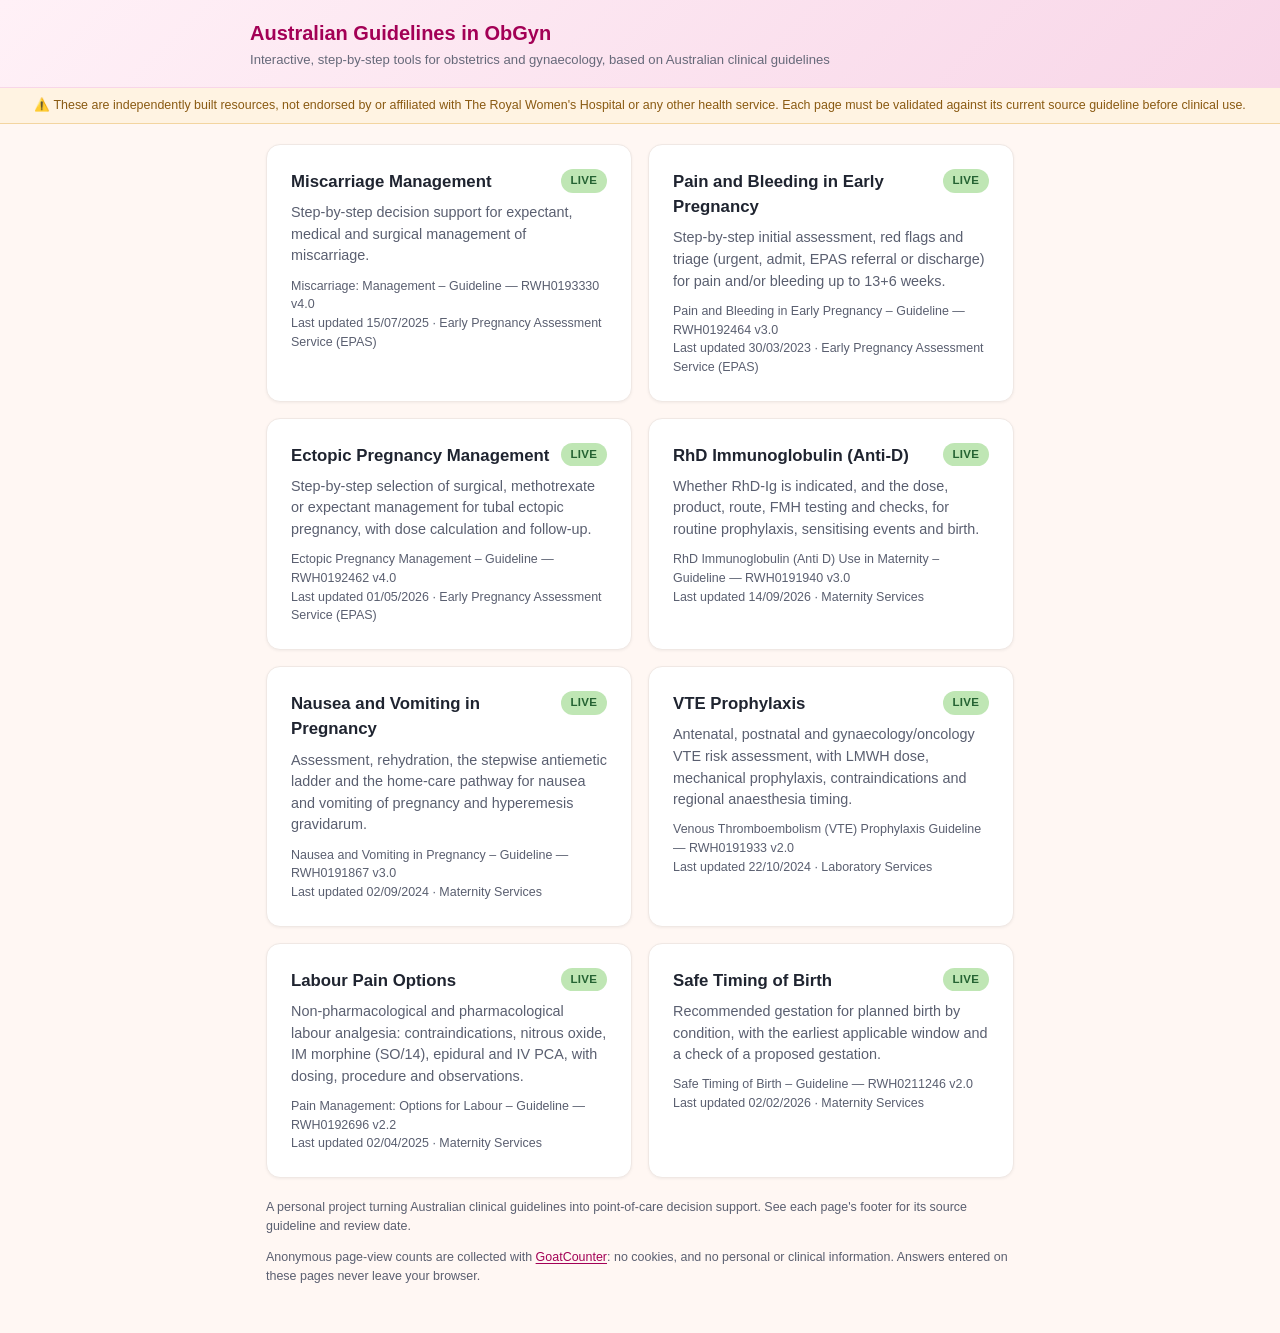
<file: index.html>
<!doctype html>
<html lang="en">
<head>
<meta charset="UTF-8">
<meta name="viewport" content="width=device-width, initial-scale=1, maximum-scale=5">
<title>Australian Guidelines in ObGyn</title>
<meta name="description" content="Interactive, step-by-step tools for obstetrics and gynaecology, based on Australian clinical guidelines.">
<link rel="stylesheet" href="assets/shared.css?v=4">
<link rel="stylesheet" href="styles.css?v=1">
<link rel="icon" href="data:image/svg+xml,<svg xmlns=%22http://www.w3.org/2000/svg%22 viewBox=%220 0 100 100%22><text y=%22.9em%22 font-size=%2290%22>🩺</text></svg>">
</head>
<body>
<header class="site-header">
  <div class="header-inner">
    <div class="brand">
      <div>
        <h1>Australian Guidelines in ObGyn</h1>
        <p class="subtitle">Interactive, step-by-step tools for obstetrics and gynaecology, based on Australian clinical guidelines</p>
      </div>
    </div>
  </div>
</header>

<div class="disclaimer-bar">
  ⚠️ These are independently built resources, not endorsed by or affiliated with The Royal Women's Hospital or any other health service. Each page must be validated against its current source guideline before clinical use.
</div>

<main class="app-shell">
  <div id="tool-grid" class="tool-grid"></div>
</main>

<footer class="site-footer">
  <p>A personal project turning Australian clinical guidelines into point-of-care decision support. See each page's footer for its source guideline and review date.</p>
  <p>Anonymous page-view counts are collected with <a href="https://www.goatcounter.com" target="_blank" rel="noopener">GoatCounter</a>: no cookies, and no personal or clinical information. Answers entered on these pages never leave your browser.</p>
</footer>

<script src="tools-manifest.js?v=13"></script>
<script src="home.js?v=1"></script>
<script data-goatcounter="https://rwhguides.goatcounter.com/count" async src="https://gc.zgo.at/count.js"></script>
</body>
</html>
</file>
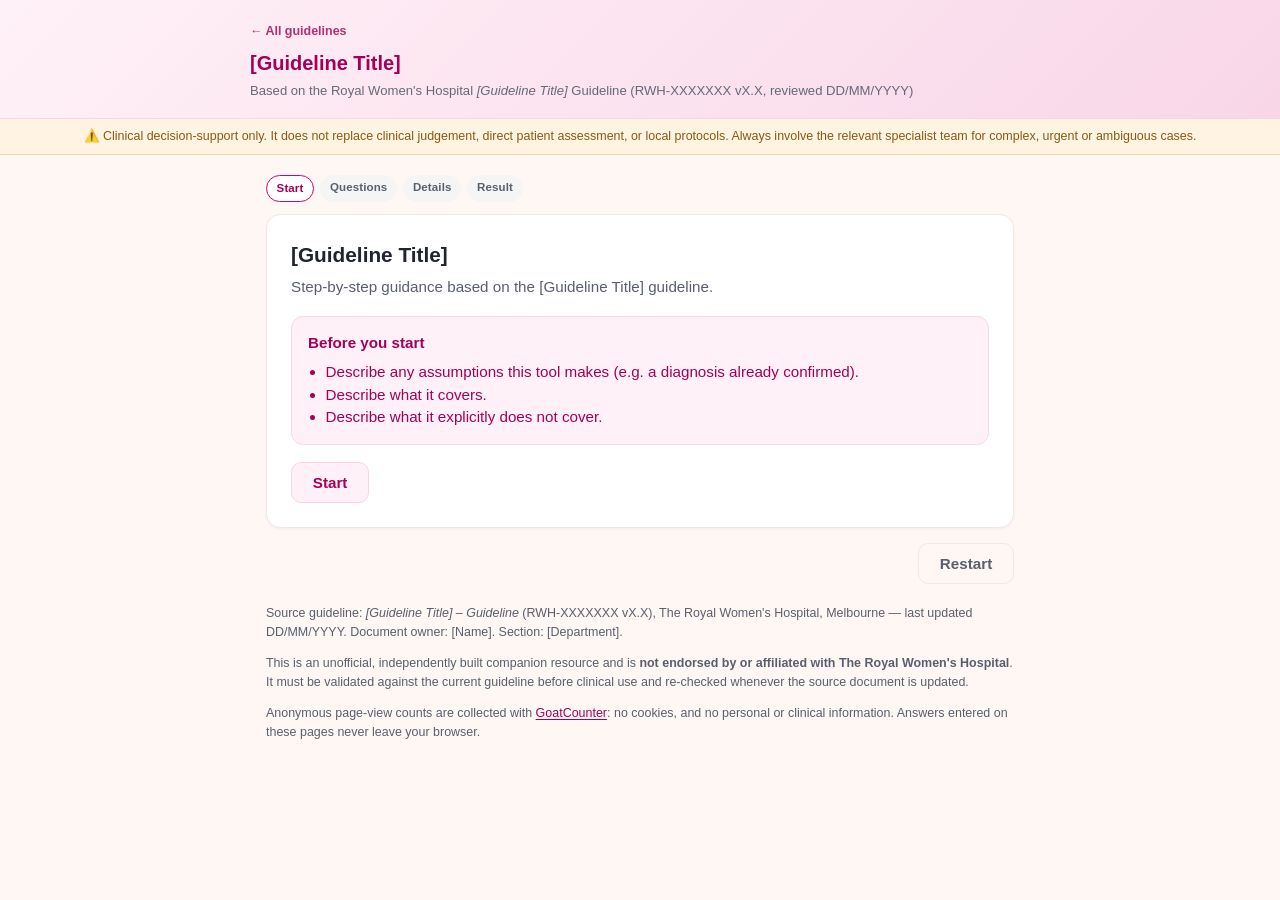
<file: _template/index.html>
<!doctype html>
<html lang="en">
<head>
<meta charset="UTF-8">
<meta name="viewport" content="width=device-width, initial-scale=1, maximum-scale=5">
<title>[Guideline Title] — Australian Guidelines in ObGyn</title>
<meta name="description" content="Step-by-step clinical decision support based on the Royal Women's Hospital [Guideline Title] Guideline (RWH-XXXXXXX vX.X).">
<link rel="stylesheet" href="../assets/shared.css?v=4">
<link rel="stylesheet" href="styles.css?v=1">
<link rel="icon" href="data:image/svg+xml,<svg xmlns=%22http://www.w3.org/2000/svg%22 viewBox=%220 0 100 100%22><text y=%22.9em%22 font-size=%2290%22>🩺</text></svg>">
</head>
<body>
<header class="site-header">
  <div class="header-inner">
    <a class="back-link" href="../index.html">← All guidelines</a>
    <div class="brand">
      <div>
        <h1>[Guideline Title]</h1>
        <p class="subtitle">Based on the Royal Women's Hospital <em>[Guideline Title]</em> Guideline (RWH-XXXXXXX vX.X, reviewed DD/MM/YYYY)</p>
      </div>
    </div>
  </div>
</header>

<div class="disclaimer-bar">
  ⚠️ Clinical decision-support only. It does not replace clinical judgement, direct patient assessment, or local protocols. Always involve the relevant specialist team for complex, urgent or ambiguous cases.
</div>

<main class="app-shell">
  <nav class="breadcrumb" id="breadcrumb" aria-label="Progress"></nav>
  <div class="card" id="app" role="region" aria-live="polite"></div>
  <div class="nav-buttons">
    <button id="backBtn" class="btn btn-ghost" type="button">← Back</button>
    <button id="restartBtn" class="btn btn-ghost" type="button">Restart</button>
  </div>
</main>

<footer class="site-footer">
  <p>Source guideline: <em>[Guideline Title] – Guideline</em> (RWH-XXXXXXX vX.X), The Royal Women's Hospital, Melbourne — last updated DD/MM/YYYY. Document owner: [Name]. Section: [Department].</p>
  <p>This is an unofficial, independently built companion resource and is <strong>not endorsed by or affiliated with The Royal Women's Hospital</strong>. It must be validated against the current guideline before clinical use and re-checked whenever the source document is updated.</p>
  <p>Anonymous page-view counts are collected with <a href="https://www.goatcounter.com" target="_blank" rel="noopener">GoatCounter</a>: no cookies, and no personal or clinical information. Answers entered on these pages never leave your browser.</p>
</footer>

<script src="app.js?v=1"></script>
<script data-goatcounter="https://rwhguides.goatcounter.com/count" async src="https://gc.zgo.at/count.js"></script>
</body>
</html>
</file>
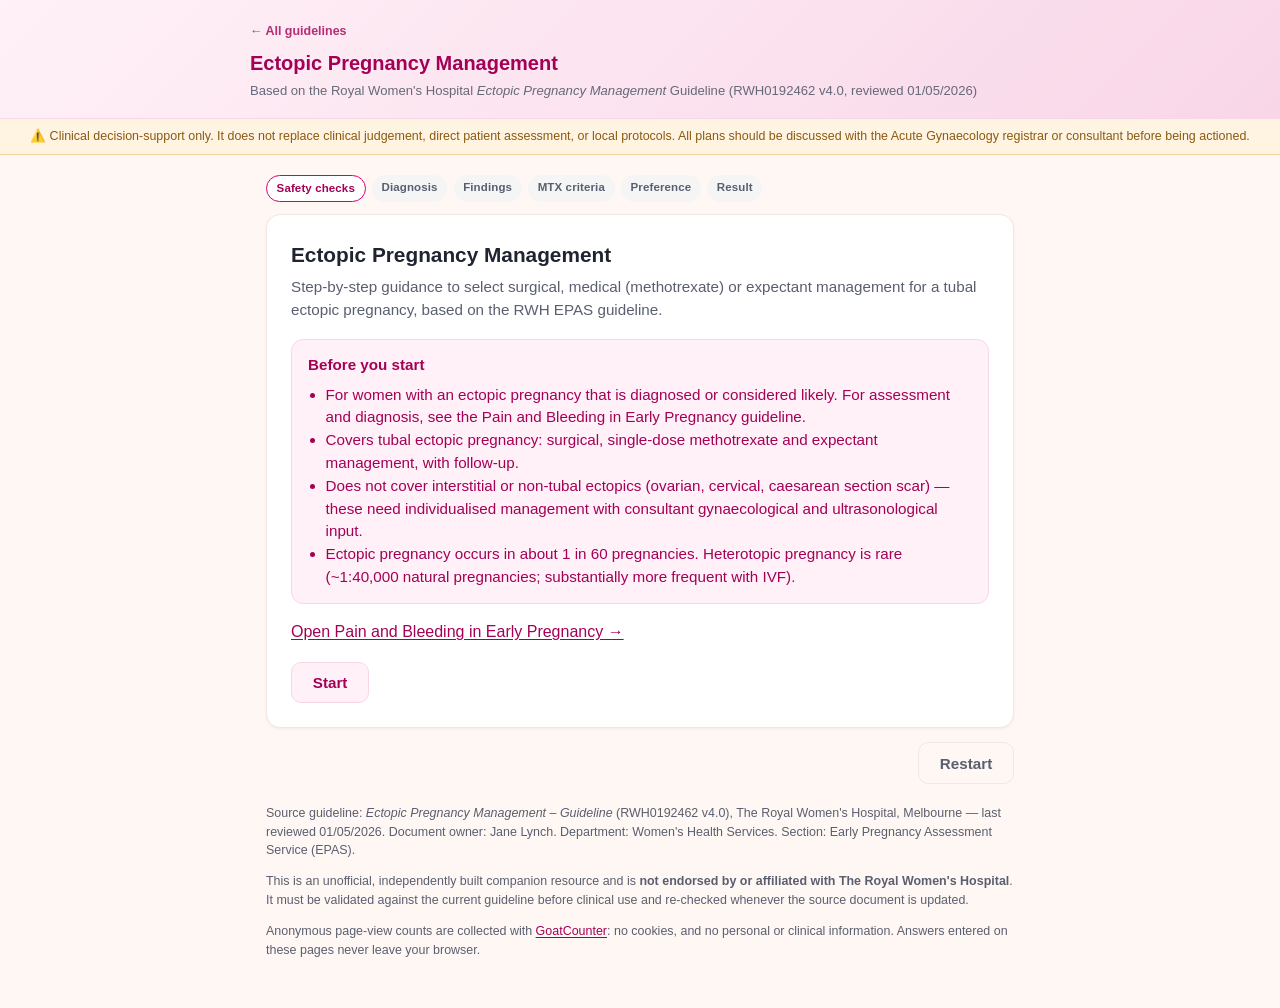
<file: ectopic-pregnancy-management/index.html>
<!doctype html>
<html lang="en">
<head>
<meta charset="UTF-8">
<meta name="viewport" content="width=device-width, initial-scale=1, maximum-scale=5">
<title>Ectopic Pregnancy Management — Australian Guidelines in ObGyn</title>
<meta name="description" content="Step-by-step clinical decision support based on the Royal Women's Hospital Ectopic Pregnancy Management Guideline (RWH0192462 v4.0).">
<link rel="stylesheet" href="../assets/shared.css?v=4">
<link rel="icon" href="data:image/svg+xml,<svg xmlns=%22http://www.w3.org/2000/svg%22 viewBox=%220 0 100 100%22><text y=%22.9em%22 font-size=%2290%22>🩺</text></svg>">
</head>
<body>
<header class="site-header">
  <div class="header-inner">
    <a class="back-link" href="../index.html">← All guidelines</a>
    <div class="brand">
      <div>
        <h1>Ectopic Pregnancy Management</h1>
        <p class="subtitle">Based on the Royal Women's Hospital <em>Ectopic Pregnancy Management</em> Guideline (RWH0192462 v4.0, reviewed 01/05/2026)</p>
      </div>
    </div>
  </div>
</header>

<div class="disclaimer-bar">
  ⚠️ Clinical decision-support only. It does not replace clinical judgement, direct patient assessment, or local protocols. All plans should be discussed with the Acute Gynaecology registrar or consultant before being actioned.
</div>

<main class="app-shell">
  <nav class="breadcrumb" id="breadcrumb" aria-label="Progress"></nav>
  <div class="card" id="app" role="region" aria-live="polite"></div>
  <div class="nav-buttons">
    <button id="backBtn" class="btn btn-ghost" type="button">← Back</button>
    <button id="restartBtn" class="btn btn-ghost" type="button">Restart</button>
  </div>
</main>

<footer class="site-footer">
  <p>Source guideline: <em>Ectopic Pregnancy Management – Guideline</em> (RWH0192462 v4.0), The Royal Women's Hospital, Melbourne — last reviewed 01/05/2026. Document owner: Jane Lynch. Department: Women's Health Services. Section: Early Pregnancy Assessment Service (EPAS).</p>
  <p>This is an unofficial, independently built companion resource and is <strong>not endorsed by or affiliated with The Royal Women's Hospital</strong>. It must be validated against the current guideline before clinical use and re-checked whenever the source document is updated.</p>
  <p>Anonymous page-view counts are collected with <a href="https://www.goatcounter.com" target="_blank" rel="noopener">GoatCounter</a>: no cookies, and no personal or clinical information. Answers entered on these pages never leave your browser.</p>
</footer>

<script src="app.js?v=3"></script>
<script data-goatcounter="https://rwhguides.goatcounter.com/count" async src="https://gc.zgo.at/count.js"></script>
</body>
</html>
</file>
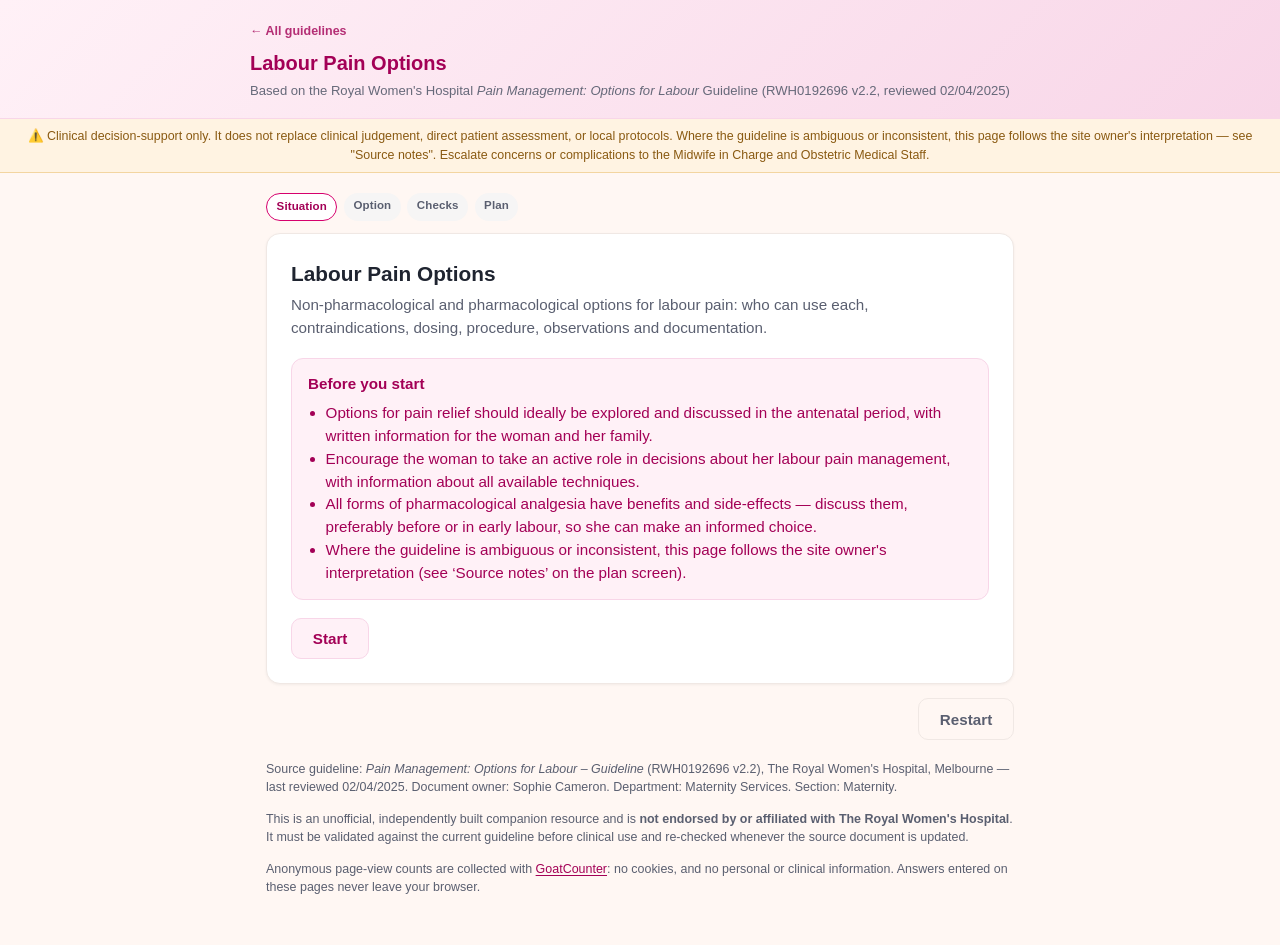
<file: labour-pain-options/index.html>
<!doctype html>
<html lang="en">
<head>
<meta charset="UTF-8">
<meta name="viewport" content="width=device-width, initial-scale=1, maximum-scale=5">
<title>Labour Pain Options — Australian Guidelines in ObGyn</title>
<meta name="description" content="Step-by-step clinical decision support based on the Royal Women's Hospital Pain Management: Options for Labour Guideline (RWH0192696 v2.2).">
<link rel="stylesheet" href="../assets/shared.css?v=4">
<link rel="icon" href="data:image/svg+xml,<svg xmlns=%22http://www.w3.org/2000/svg%22 viewBox=%220 0 100 100%22><text y=%22.9em%22 font-size=%2290%22>🩺</text></svg>">
</head>
<body>
<header class="site-header">
  <div class="header-inner">
    <a class="back-link" href="../index.html">← All guidelines</a>
    <div class="brand">
      <div>
        <h1>Labour Pain Options</h1>
        <p class="subtitle">Based on the Royal Women's Hospital <em>Pain Management: Options for Labour</em> Guideline (RWH0192696 v2.2, reviewed 02/04/2025)</p>
      </div>
    </div>
  </div>
</header>

<div class="disclaimer-bar">
  ⚠️ Clinical decision-support only. It does not replace clinical judgement, direct patient assessment, or local protocols. Where the guideline is ambiguous or inconsistent, this page follows the site owner's interpretation — see "Source notes". Escalate concerns or complications to the Midwife in Charge and Obstetric Medical Staff.
</div>

<main class="app-shell">
  <nav class="breadcrumb" id="breadcrumb" aria-label="Progress"></nav>
  <div class="card" id="app" role="region" aria-live="polite"></div>
  <div class="nav-buttons">
    <button id="backBtn" class="btn btn-ghost" type="button">← Back</button>
    <button id="restartBtn" class="btn btn-ghost" type="button">Restart</button>
  </div>
</main>

<footer class="site-footer">
  <p>Source guideline: <em>Pain Management: Options for Labour – Guideline</em> (RWH0192696 v2.2), The Royal Women's Hospital, Melbourne — last reviewed 02/04/2025. Document owner: Sophie Cameron. Department: Maternity Services. Section: Maternity.</p>
  <p>This is an unofficial, independently built companion resource and is <strong>not endorsed by or affiliated with The Royal Women's Hospital</strong>. It must be validated against the current guideline before clinical use and re-checked whenever the source document is updated.</p>
  <p>Anonymous page-view counts are collected with <a href="https://www.goatcounter.com" target="_blank" rel="noopener">GoatCounter</a>: no cookies, and no personal or clinical information. Answers entered on these pages never leave your browser.</p>
</footer>

<script src="app.js?v=1"></script>
<script data-goatcounter="https://rwhguides.goatcounter.com/count" async src="https://gc.zgo.at/count.js"></script>
</body>
</html>
</file>
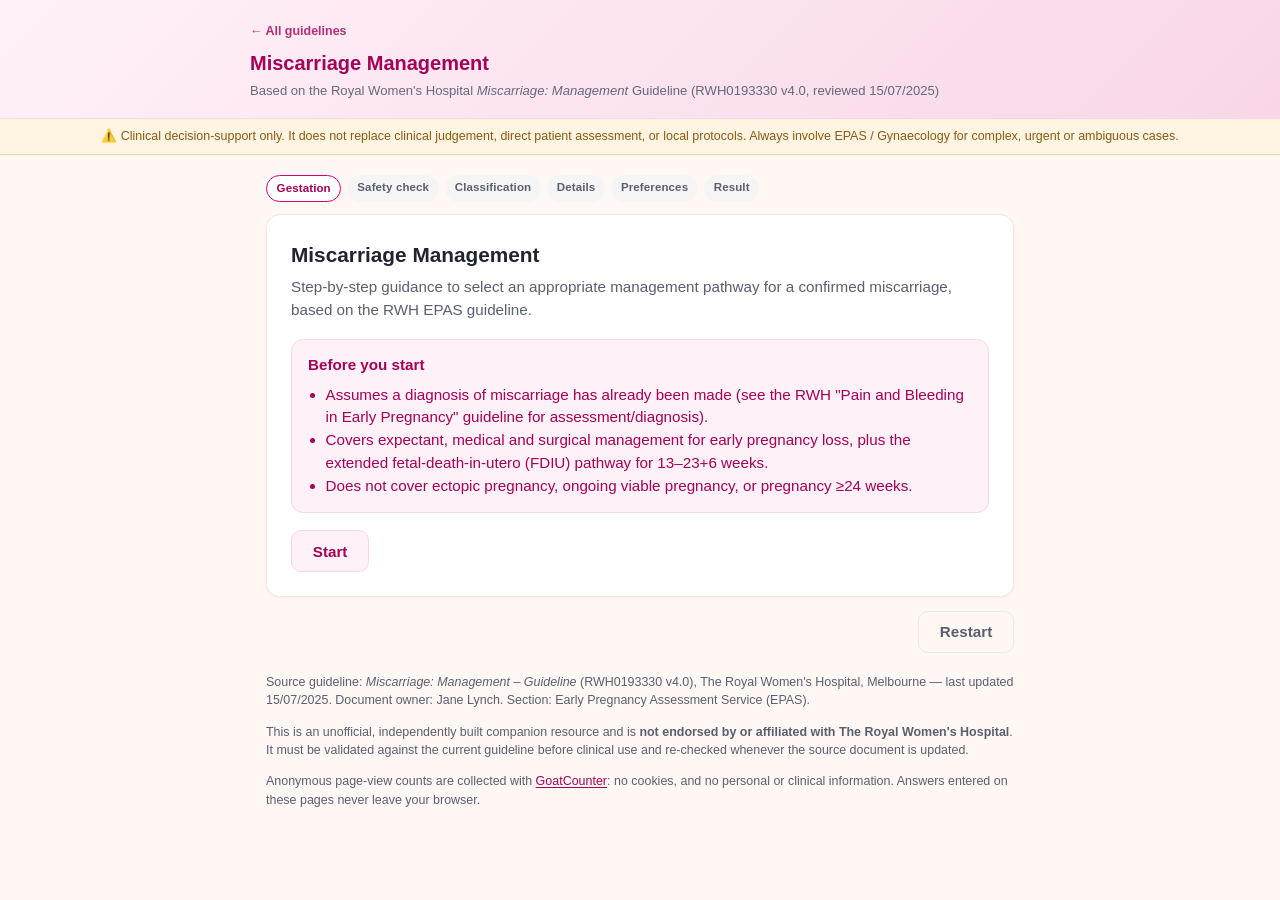
<file: miscarriage-management/index.html>
<!doctype html>
<html lang="en">
<head>
<meta charset="UTF-8">
<meta name="viewport" content="width=device-width, initial-scale=1, maximum-scale=5">
<title>Miscarriage Management — Australian Guidelines in ObGyn</title>
<meta name="description" content="Step-by-step clinical decision support based on the Royal Women's Hospital Miscarriage: Management Guideline (RWH0193330 v4.0).">
<link rel="stylesheet" href="../assets/shared.css?v=4">
<link rel="icon" href="data:image/svg+xml,<svg xmlns=%22http://www.w3.org/2000/svg%22 viewBox=%220 0 100 100%22><text y=%22.9em%22 font-size=%2290%22>🩺</text></svg>">
</head>
<body>
<header class="site-header">
  <div class="header-inner">
    <a class="back-link" href="../index.html">← All guidelines</a>
    <div class="brand">
      <div>
        <h1>Miscarriage Management</h1>
        <p class="subtitle">Based on the Royal Women's Hospital <em>Miscarriage: Management</em> Guideline (RWH0193330 v4.0, reviewed 15/07/2025)</p>
      </div>
    </div>
  </div>
</header>

<div class="disclaimer-bar">
  ⚠️ Clinical decision-support only. It does not replace clinical judgement, direct patient assessment, or local protocols. Always involve EPAS / Gynaecology for complex, urgent or ambiguous cases.
</div>

<main class="app-shell">
  <nav class="breadcrumb" id="breadcrumb" aria-label="Progress"></nav>
  <div class="card" id="app" role="region" aria-live="polite"></div>
  <div class="nav-buttons">
    <button id="backBtn" class="btn btn-ghost" type="button">← Back</button>
    <button id="restartBtn" class="btn btn-ghost" type="button">Restart</button>
  </div>
</main>

<footer class="site-footer">
  <p>Source guideline: <em>Miscarriage: Management – Guideline</em> (RWH0193330 v4.0), The Royal Women's Hospital, Melbourne — last updated 15/07/2025. Document owner: Jane Lynch. Section: Early Pregnancy Assessment Service (EPAS).</p>
  <p>This is an unofficial, independently built companion resource and is <strong>not endorsed by or affiliated with The Royal Women's Hospital</strong>. It must be validated against the current guideline before clinical use and re-checked whenever the source document is updated.</p>
  <p>Anonymous page-view counts are collected with <a href="https://www.goatcounter.com" target="_blank" rel="noopener">GoatCounter</a>: no cookies, and no personal or clinical information. Answers entered on these pages never leave your browser.</p>
</footer>

<script src="app.js?v=6"></script>
<script data-goatcounter="https://rwhguides.goatcounter.com/count" async src="https://gc.zgo.at/count.js"></script>
</body>
</html>
</file>
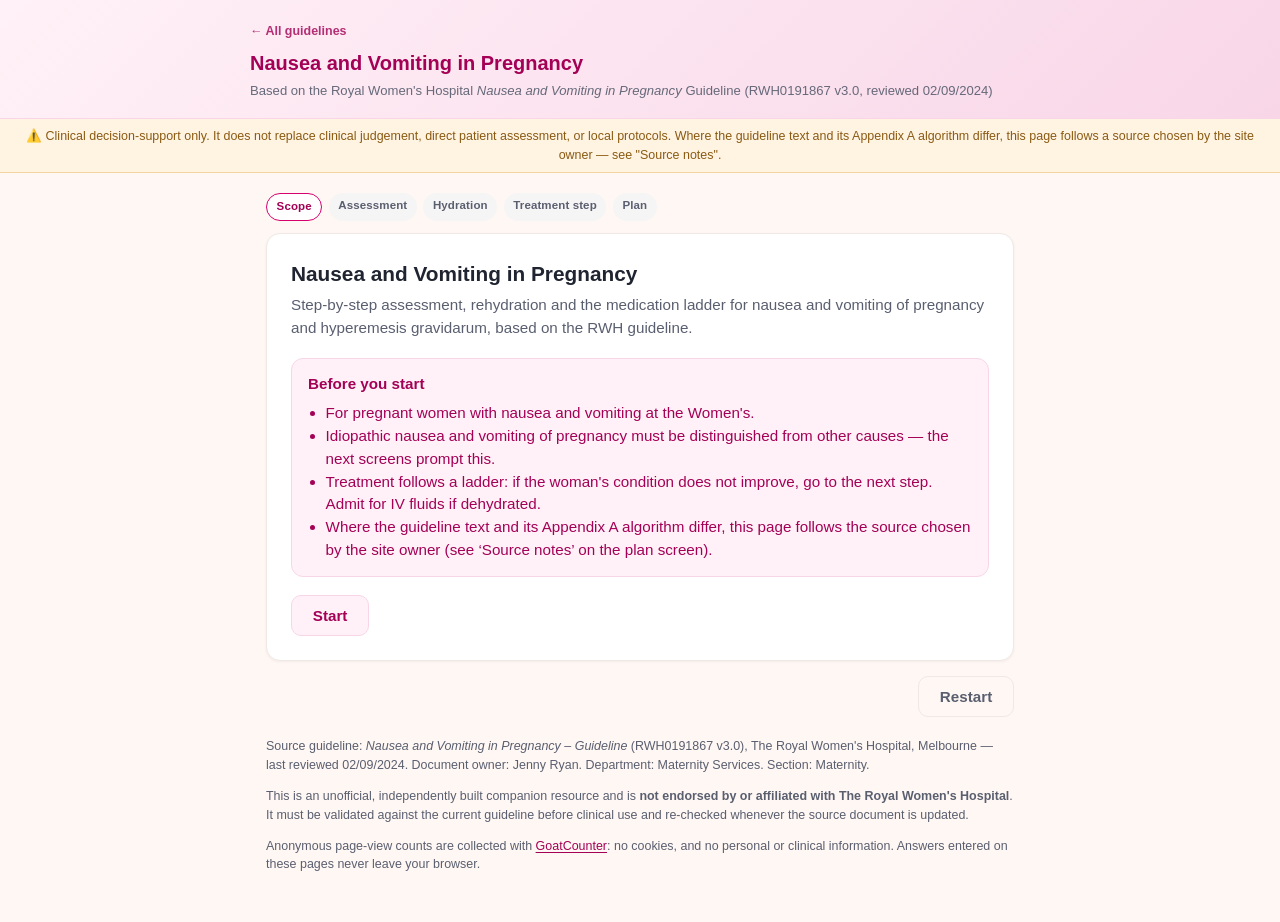
<file: nausea-vomiting-pregnancy/index.html>
<!doctype html>
<html lang="en">
<head>
<meta charset="UTF-8">
<meta name="viewport" content="width=device-width, initial-scale=1, maximum-scale=5">
<title>Nausea and Vomiting in Pregnancy — Australian Guidelines in ObGyn</title>
<meta name="description" content="Step-by-step clinical decision support based on the Royal Women's Hospital Nausea and Vomiting in Pregnancy Guideline (RWH0191867 v3.0).">
<link rel="stylesheet" href="../assets/shared.css?v=4">
<link rel="icon" href="data:image/svg+xml,<svg xmlns=%22http://www.w3.org/2000/svg%22 viewBox=%220 0 100 100%22><text y=%22.9em%22 font-size=%2290%22>🩺</text></svg>">
</head>
<body>
<header class="site-header">
  <div class="header-inner">
    <a class="back-link" href="../index.html">← All guidelines</a>
    <div class="brand">
      <div>
        <h1>Nausea and Vomiting in Pregnancy</h1>
        <p class="subtitle">Based on the Royal Women's Hospital <em>Nausea and Vomiting in Pregnancy</em> Guideline (RWH0191867 v3.0, reviewed 02/09/2024)</p>
      </div>
    </div>
  </div>
</header>

<div class="disclaimer-bar">
  ⚠️ Clinical decision-support only. It does not replace clinical judgement, direct patient assessment, or local protocols. Where the guideline text and its Appendix A algorithm differ, this page follows a source chosen by the site owner — see "Source notes".
</div>

<main class="app-shell">
  <nav class="breadcrumb" id="breadcrumb" aria-label="Progress"></nav>
  <div class="card" id="app" role="region" aria-live="polite"></div>
  <div class="nav-buttons">
    <button id="backBtn" class="btn btn-ghost" type="button">← Back</button>
    <button id="restartBtn" class="btn btn-ghost" type="button">Restart</button>
  </div>
</main>

<footer class="site-footer">
  <p>Source guideline: <em>Nausea and Vomiting in Pregnancy – Guideline</em> (RWH0191867 v3.0), The Royal Women's Hospital, Melbourne — last reviewed 02/09/2024. Document owner: Jenny Ryan. Department: Maternity Services. Section: Maternity.</p>
  <p>This is an unofficial, independently built companion resource and is <strong>not endorsed by or affiliated with The Royal Women's Hospital</strong>. It must be validated against the current guideline before clinical use and re-checked whenever the source document is updated.</p>
  <p>Anonymous page-view counts are collected with <a href="https://www.goatcounter.com" target="_blank" rel="noopener">GoatCounter</a>: no cookies, and no personal or clinical information. Answers entered on these pages never leave your browser.</p>
</footer>

<script src="app.js?v=1"></script>
<script data-goatcounter="https://rwhguides.goatcounter.com/count" async src="https://gc.zgo.at/count.js"></script>
</body>
</html>
</file>
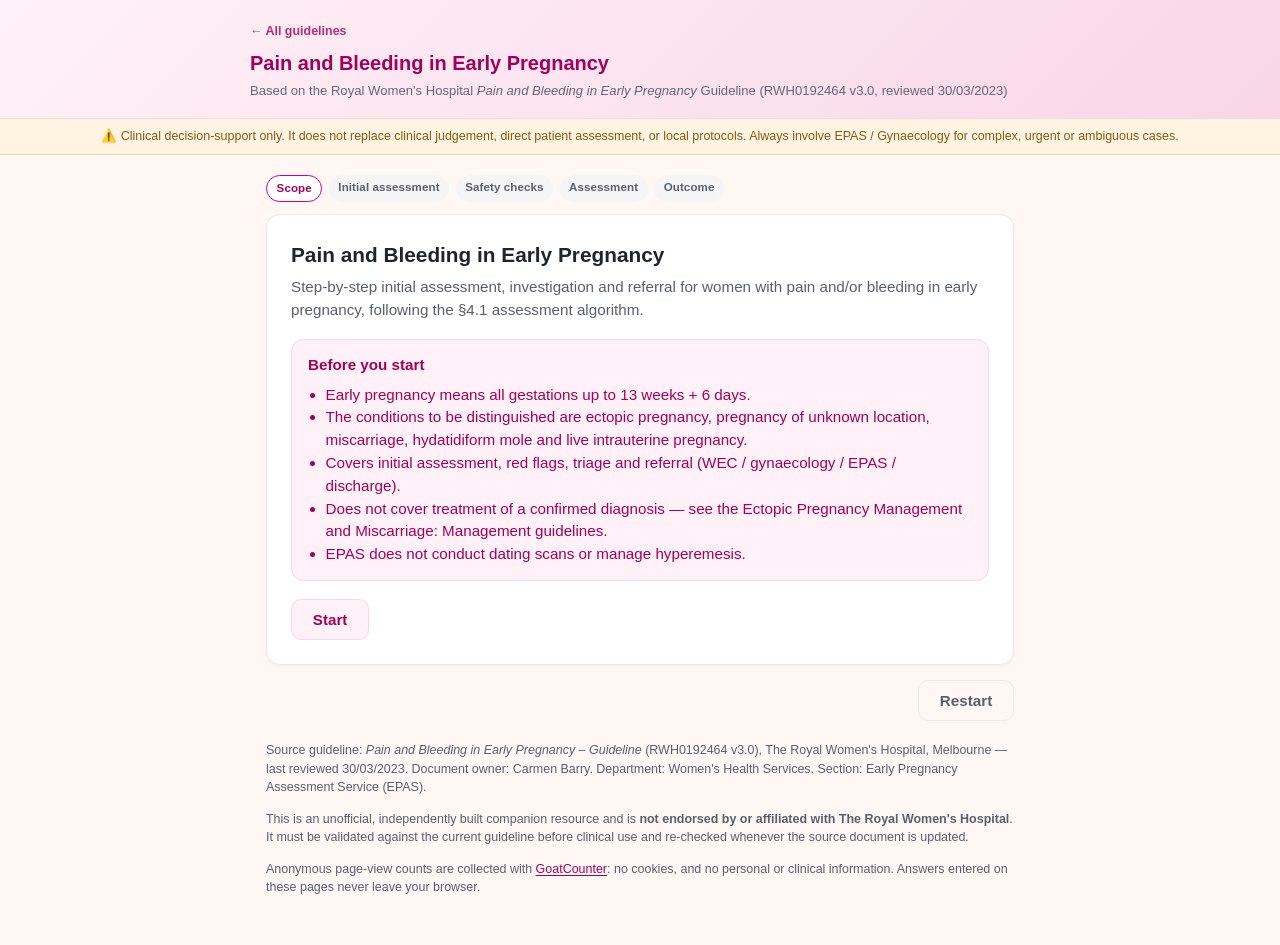
<file: pain-bleeding-early-pregnancy/index.html>
<!doctype html>
<html lang="en">
<head>
<meta charset="UTF-8">
<meta name="viewport" content="width=device-width, initial-scale=1, maximum-scale=5">
<title>Pain and Bleeding in Early Pregnancy — Australian Guidelines in ObGyn</title>
<meta name="description" content="Step-by-step clinical decision support based on the Royal Women's Hospital Pain and Bleeding in Early Pregnancy Guideline (RWH0192464 v3.0).">
<link rel="stylesheet" href="../assets/shared.css?v=4">
<link rel="icon" href="data:image/svg+xml,<svg xmlns=%22http://www.w3.org/2000/svg%22 viewBox=%220 0 100 100%22><text y=%22.9em%22 font-size=%2290%22>🩺</text></svg>">
</head>
<body>
<header class="site-header">
  <div class="header-inner">
    <a class="back-link" href="../index.html">← All guidelines</a>
    <div class="brand">
      <div>
        <h1>Pain and Bleeding in Early Pregnancy</h1>
        <p class="subtitle">Based on the Royal Women's Hospital <em>Pain and Bleeding in Early Pregnancy</em> Guideline (RWH0192464 v3.0, reviewed 30/03/2023)</p>
      </div>
    </div>
  </div>
</header>

<div class="disclaimer-bar">
  ⚠️ Clinical decision-support only. It does not replace clinical judgement, direct patient assessment, or local protocols. Always involve EPAS / Gynaecology for complex, urgent or ambiguous cases.
</div>

<main class="app-shell">
  <nav class="breadcrumb" id="breadcrumb" aria-label="Progress"></nav>
  <div class="card" id="app" role="region" aria-live="polite"></div>
  <div class="nav-buttons">
    <button id="backBtn" class="btn btn-ghost" type="button">← Back</button>
    <button id="restartBtn" class="btn btn-ghost" type="button">Restart</button>
  </div>
</main>

<footer class="site-footer">
  <p>Source guideline: <em>Pain and Bleeding in Early Pregnancy – Guideline</em> (RWH0192464 v3.0), The Royal Women's Hospital, Melbourne — last reviewed 30/03/2023. Document owner: Carmen Barry. Department: Women's Health Services. Section: Early Pregnancy Assessment Service (EPAS).</p>
  <p>This is an unofficial, independently built companion resource and is <strong>not endorsed by or affiliated with The Royal Women's Hospital</strong>. It must be validated against the current guideline before clinical use and re-checked whenever the source document is updated.</p>
  <p>Anonymous page-view counts are collected with <a href="https://www.goatcounter.com" target="_blank" rel="noopener">GoatCounter</a>: no cookies, and no personal or clinical information. Answers entered on these pages never leave your browser.</p>
</footer>

<script src="app.js?v=4"></script>
<script data-goatcounter="https://rwhguides.goatcounter.com/count" async src="https://gc.zgo.at/count.js"></script>
</body>
</html>
</file>
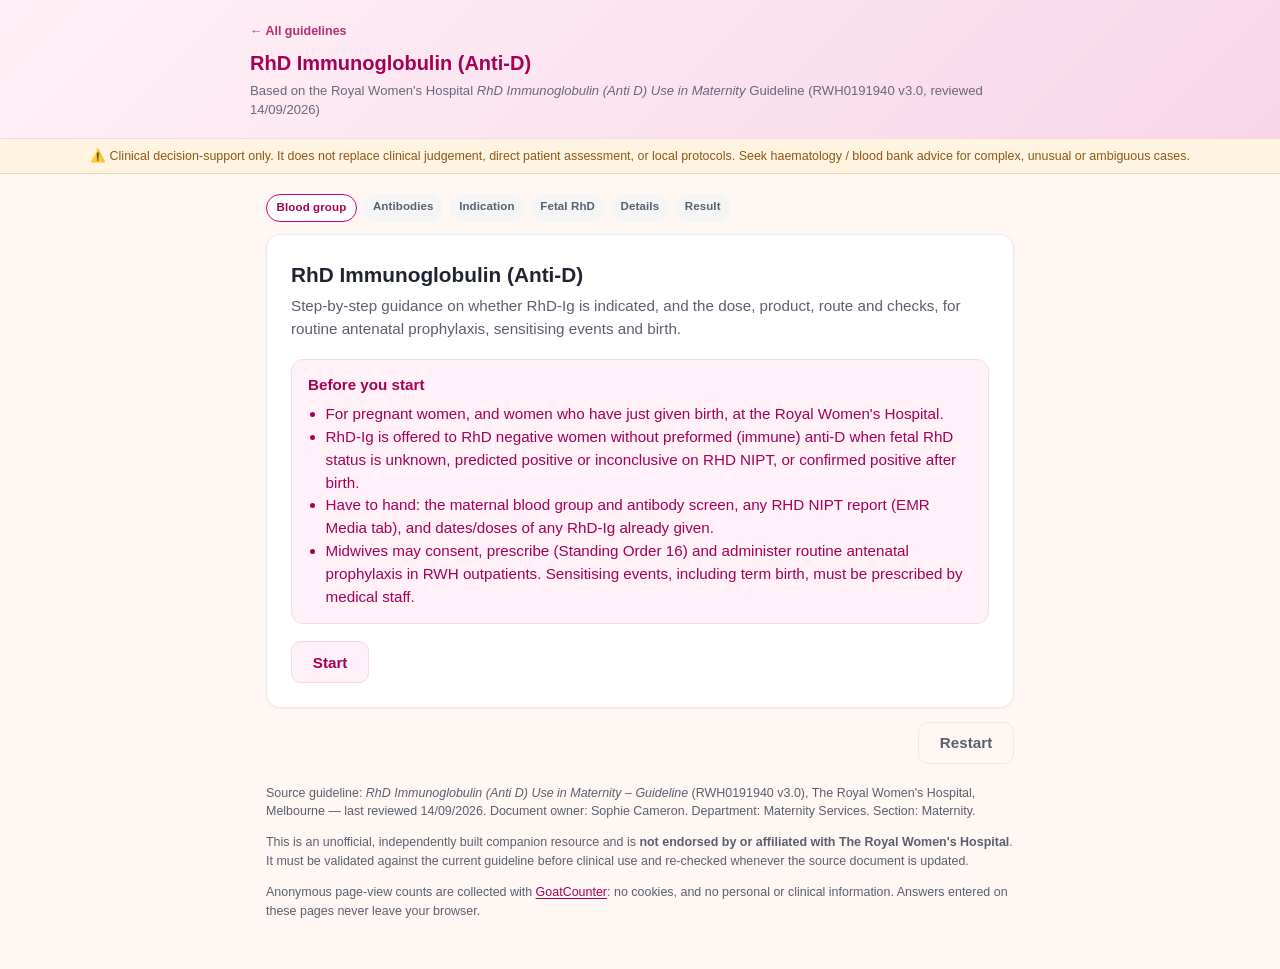
<file: rhd-immunoglobulin/index.html>
<!doctype html>
<html lang="en">
<head>
<meta charset="UTF-8">
<meta name="viewport" content="width=device-width, initial-scale=1, maximum-scale=5">
<title>RhD Immunoglobulin (Anti-D) — Australian Guidelines in ObGyn</title>
<meta name="description" content="Step-by-step clinical decision support based on the Royal Women's Hospital RhD Immunoglobulin (Anti D) Use in Maternity Guideline (RWH0191940 v3.0).">
<link rel="stylesheet" href="../assets/shared.css?v=4">
<link rel="icon" href="data:image/svg+xml,<svg xmlns=%22http://www.w3.org/2000/svg%22 viewBox=%220 0 100 100%22><text y=%22.9em%22 font-size=%2290%22>🩺</text></svg>">
</head>
<body>
<header class="site-header">
  <div class="header-inner">
    <a class="back-link" href="../index.html">← All guidelines</a>
    <div class="brand">
      <div>
        <h1>RhD Immunoglobulin (Anti-D)</h1>
        <p class="subtitle">Based on the Royal Women's Hospital <em>RhD Immunoglobulin (Anti D) Use in Maternity</em> Guideline (RWH0191940 v3.0, reviewed 14/09/2026)</p>
      </div>
    </div>
  </div>
</header>

<div class="disclaimer-bar">
  ⚠️ Clinical decision-support only. It does not replace clinical judgement, direct patient assessment, or local protocols. Seek haematology / blood bank advice for complex, unusual or ambiguous cases.
</div>

<main class="app-shell">
  <nav class="breadcrumb" id="breadcrumb" aria-label="Progress"></nav>
  <div class="card" id="app" role="region" aria-live="polite"></div>
  <div class="nav-buttons">
    <button id="backBtn" class="btn btn-ghost" type="button">← Back</button>
    <button id="restartBtn" class="btn btn-ghost" type="button">Restart</button>
  </div>
</main>

<footer class="site-footer">
  <p>Source guideline: <em>RhD Immunoglobulin (Anti D) Use in Maternity – Guideline</em> (RWH0191940 v3.0), The Royal Women's Hospital, Melbourne — last reviewed 14/09/2026. Document owner: Sophie Cameron. Department: Maternity Services. Section: Maternity.</p>
  <p>This is an unofficial, independently built companion resource and is <strong>not endorsed by or affiliated with The Royal Women's Hospital</strong>. It must be validated against the current guideline before clinical use and re-checked whenever the source document is updated.</p>
  <p>Anonymous page-view counts are collected with <a href="https://www.goatcounter.com" target="_blank" rel="noopener">GoatCounter</a>: no cookies, and no personal or clinical information. Answers entered on these pages never leave your browser.</p>
</footer>

<script src="app.js?v=1"></script>
<script data-goatcounter="https://rwhguides.goatcounter.com/count" async src="https://gc.zgo.at/count.js"></script>
</body>
</html>
</file>
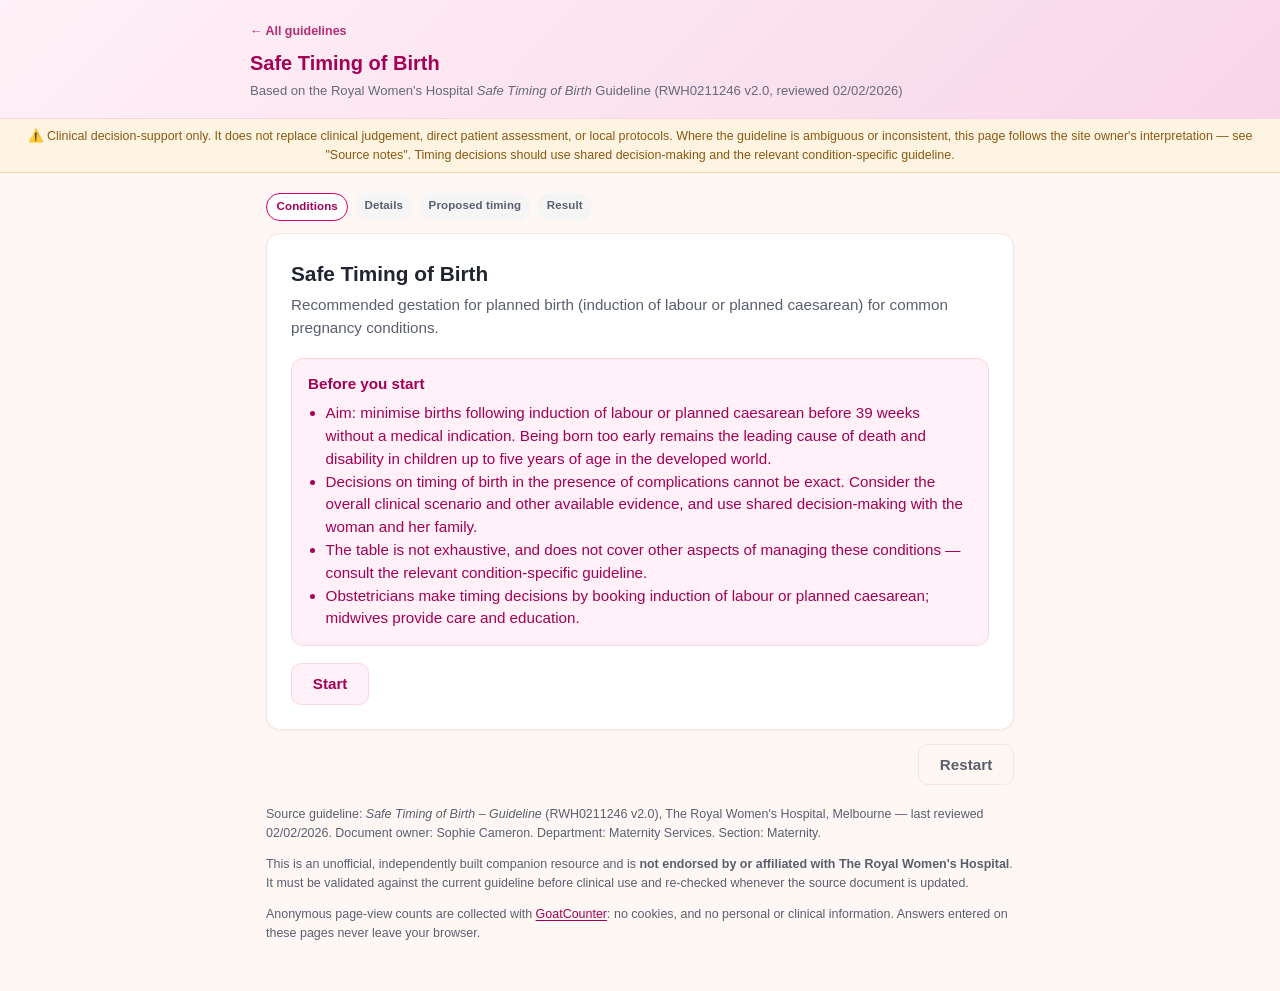
<file: safe-timing-of-birth/index.html>
<!doctype html>
<html lang="en">
<head>
<meta charset="UTF-8">
<meta name="viewport" content="width=device-width, initial-scale=1, maximum-scale=5">
<title>Safe Timing of Birth — Australian Guidelines in ObGyn</title>
<meta name="description" content="Step-by-step clinical decision support based on the Royal Women's Hospital Safe Timing of Birth Guideline (RWH0211246 v2.0).">
<link rel="stylesheet" href="../assets/shared.css?v=4">
<link rel="icon" href="data:image/svg+xml,<svg xmlns=%22http://www.w3.org/2000/svg%22 viewBox=%220 0 100 100%22><text y=%22.9em%22 font-size=%2290%22>🩺</text></svg>">
</head>
<body>
<header class="site-header">
  <div class="header-inner">
    <a class="back-link" href="../index.html">← All guidelines</a>
    <div class="brand">
      <div>
        <h1>Safe Timing of Birth</h1>
        <p class="subtitle">Based on the Royal Women's Hospital <em>Safe Timing of Birth</em> Guideline (RWH0211246 v2.0, reviewed 02/02/2026)</p>
      </div>
    </div>
  </div>
</header>

<div class="disclaimer-bar">
  ⚠️ Clinical decision-support only. It does not replace clinical judgement, direct patient assessment, or local protocols. Where the guideline is ambiguous or inconsistent, this page follows the site owner's interpretation — see "Source notes". Timing decisions should use shared decision-making and the relevant condition-specific guideline.
</div>

<main class="app-shell">
  <nav class="breadcrumb" id="breadcrumb" aria-label="Progress"></nav>
  <div class="card" id="app" role="region" aria-live="polite"></div>
  <div class="nav-buttons">
    <button id="backBtn" class="btn btn-ghost" type="button">← Back</button>
    <button id="restartBtn" class="btn btn-ghost" type="button">Restart</button>
  </div>
</main>

<footer class="site-footer">
  <p>Source guideline: <em>Safe Timing of Birth – Guideline</em> (RWH0211246 v2.0), The Royal Women's Hospital, Melbourne — last reviewed 02/02/2026. Document owner: Sophie Cameron. Department: Maternity Services. Section: Maternity.</p>
  <p>This is an unofficial, independently built companion resource and is <strong>not endorsed by or affiliated with The Royal Women's Hospital</strong>. It must be validated against the current guideline before clinical use and re-checked whenever the source document is updated.</p>
  <p>Anonymous page-view counts are collected with <a href="https://www.goatcounter.com" target="_blank" rel="noopener">GoatCounter</a>: no cookies, and no personal or clinical information. Answers entered on these pages never leave your browser.</p>
</footer>

<script src="app.js?v=1"></script>
<script data-goatcounter="https://rwhguides.goatcounter.com/count" async src="https://gc.zgo.at/count.js"></script>
</body>
</html>
</file>
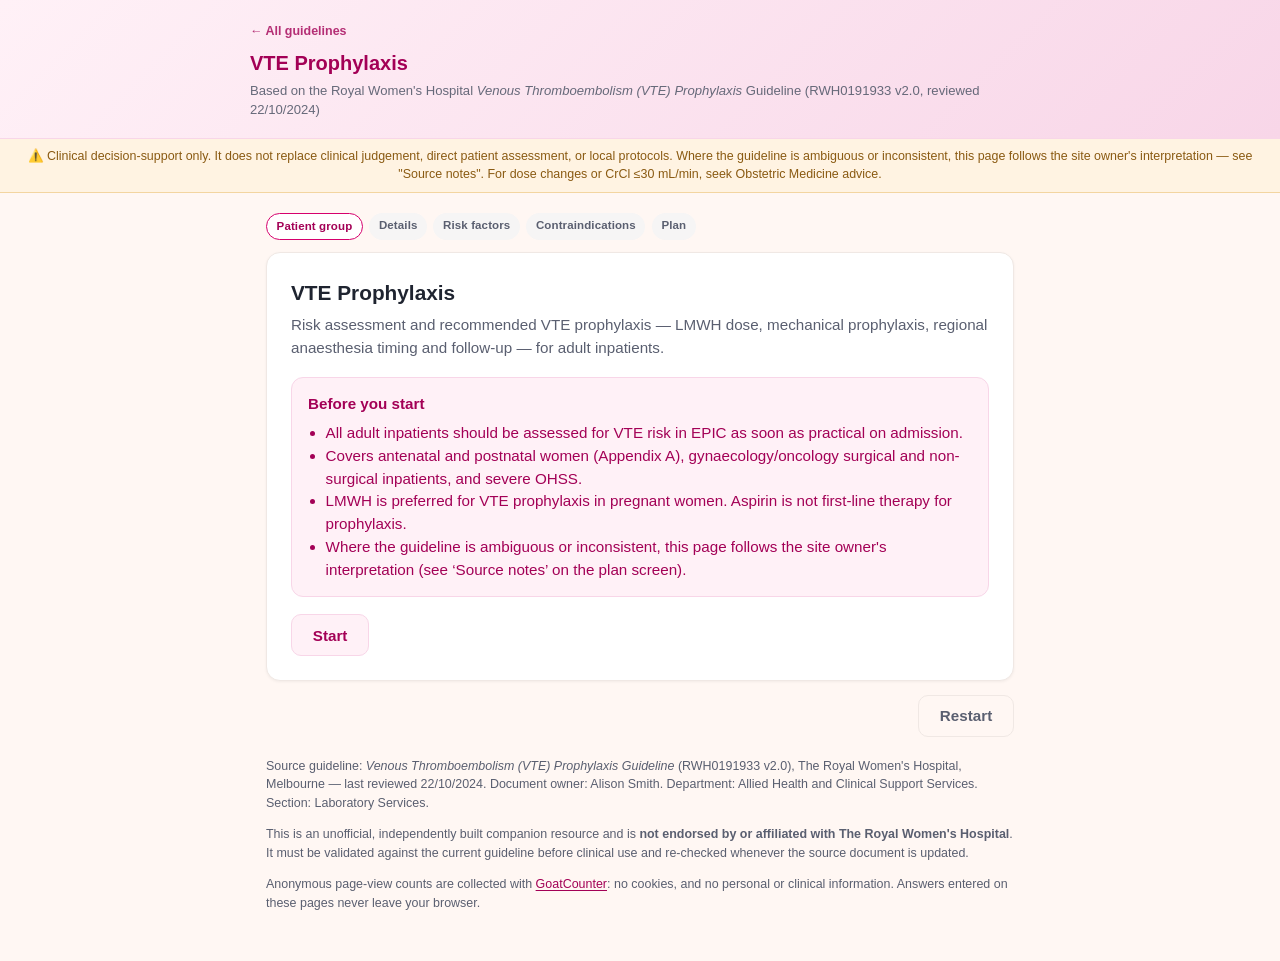
<file: vte-prophylaxis/index.html>
<!doctype html>
<html lang="en">
<head>
<meta charset="UTF-8">
<meta name="viewport" content="width=device-width, initial-scale=1, maximum-scale=5">
<title>VTE Prophylaxis — Australian Guidelines in ObGyn</title>
<meta name="description" content="Step-by-step clinical decision support based on the Royal Women's Hospital Venous Thromboembolism (VTE) Prophylaxis Guideline (RWH0191933 v2.0).">
<link rel="stylesheet" href="../assets/shared.css?v=4">
<link rel="icon" href="data:image/svg+xml,<svg xmlns=%22http://www.w3.org/2000/svg%22 viewBox=%220 0 100 100%22><text y=%22.9em%22 font-size=%2290%22>🩺</text></svg>">
</head>
<body>
<header class="site-header">
  <div class="header-inner">
    <a class="back-link" href="../index.html">← All guidelines</a>
    <div class="brand">
      <div>
        <h1>VTE Prophylaxis</h1>
        <p class="subtitle">Based on the Royal Women's Hospital <em>Venous Thromboembolism (VTE) Prophylaxis</em> Guideline (RWH0191933 v2.0, reviewed 22/10/2024)</p>
      </div>
    </div>
  </div>
</header>

<div class="disclaimer-bar">
  ⚠️ Clinical decision-support only. It does not replace clinical judgement, direct patient assessment, or local protocols. Where the guideline is ambiguous or inconsistent, this page follows the site owner's interpretation — see "Source notes". For dose changes or CrCl ≤30 mL/min, seek Obstetric Medicine advice.
</div>

<main class="app-shell">
  <nav class="breadcrumb" id="breadcrumb" aria-label="Progress"></nav>
  <div class="card" id="app" role="region" aria-live="polite"></div>
  <div class="nav-buttons">
    <button id="backBtn" class="btn btn-ghost" type="button">← Back</button>
    <button id="restartBtn" class="btn btn-ghost" type="button">Restart</button>
  </div>
</main>

<footer class="site-footer">
  <p>Source guideline: <em>Venous Thromboembolism (VTE) Prophylaxis Guideline</em> (RWH0191933 v2.0), The Royal Women's Hospital, Melbourne — last reviewed 22/10/2024. Document owner: Alison Smith. Department: Allied Health and Clinical Support Services. Section: Laboratory Services.</p>
  <p>This is an unofficial, independently built companion resource and is <strong>not endorsed by or affiliated with The Royal Women's Hospital</strong>. It must be validated against the current guideline before clinical use and re-checked whenever the source document is updated.</p>
  <p>Anonymous page-view counts are collected with <a href="https://www.goatcounter.com" target="_blank" rel="noopener">GoatCounter</a>: no cookies, and no personal or clinical information. Answers entered on these pages never leave your browser.</p>
</footer>

<script src="app.js?v=1"></script>
<script data-goatcounter="https://rwhguides.goatcounter.com/count" async src="https://gc.zgo.at/count.js"></script>
</body>
</html>
</file>
<file: assets/shared.css>
/* ============================================================================
   Shared design system for Australian Guidelines in ObGyn.
   Used by the homepage and every guideline tool (via ../assets/shared.css).
   Change tokens here and every tool updates together.
   ============================================================================ */

:root {
  --pink: #d6006d;
  --pink-dark: #a30056;
  --pink-pale: #fff1f7;   /* near-white pink for header/buttons/pills */
  --pink-mid: #f8d6e8;    /* light pink for borders/hover states */
  --ink: #1f2430;
  --ink-soft: #5a5f70;
  --line: #f0e8e4;
  --bg: #fff7f3;          /* warm near-white page background */

  /* Very light tint palette (colorbrewer-derived hues, pushed much lighter) */
  --ok: #1a7f4e;
  --ok-bg: #eef9ea;
  --ok-border: #bfe6b4;
  --ok-text: #256333;

  --warn: #a35a00;
  --warn-bg: #fff3e2;
  --warn-border: #f3d5a0;
  --warn-text: #8a5a12;

  --bad: #b3261e;
  --bad-bg: #fdecec;
  --bad-border: #f3b8b3;
  --bad-text: #8a2a22;

  /* "info" reuses the brand pink rather than a separate purple hue,
     so the palette stays cohesive with the header/buttons */
  --info-bg: var(--pink-pale);
  --info-border: var(--pink-mid);
  --info-text: var(--pink-dark);

  --neutral-bg: #f6f5f5;
  --neutral-border: #e2e0e0;
  --neutral-text: #5c5c62;

  --radius: 14px;
  font-size: 16px;
}

* { box-sizing: border-box; }

body {
  margin: 0;
  font-family: -apple-system, BlinkMacSystemFont, "Segoe UI", Roboto, Helvetica, Arial, sans-serif;
  background: var(--bg);
  color: var(--ink);
  line-height: 1.5;
}

.site-header {
  background: linear-gradient(135deg, var(--pink-pale), var(--pink-mid));
  color: var(--pink-dark);
  padding: 1.1rem 1rem;
  border-bottom: 1px solid var(--pink-mid);
}
.header-inner { max-width: 780px; margin: 0 auto; }
.back-link {
  display: inline-block;
  font-size: 0.78rem;
  font-weight: 600;
  color: var(--pink-dark);
  text-decoration: none;
  opacity: 0.8;
  margin-bottom: 0.5rem;
}
.back-link:hover { opacity: 1; text-decoration: underline; }

/* In-content links (e.g. links to sibling guidelines) — brand pink, not browser blue */
.app-shell .card a:not(.patient-info-link), .site-footer a { color: var(--pink-dark); text-decoration: underline; text-underline-offset: 2px; }
.app-shell .card a:not(.patient-info-link):hover, .site-footer a:hover { color: var(--pink); }
.brand { display: flex; align-items: center; gap: 0.75rem; }
.brand h1 { font-size: 1.25rem; margin: 0; color: var(--pink-dark); }
.subtitle { margin: 0.15rem 0 0; font-size: 0.82rem; color: var(--ink-soft); opacity: 0.92; }

.disclaimer-bar {
  background: var(--warn-bg);
  color: var(--warn-text);
  font-size: 0.78rem;
  padding: 0.5rem 1rem;
  text-align: center;
  border-bottom: 1px solid var(--warn-border);
}

.app-shell {
  max-width: 780px;
  margin: 1.25rem auto;
  padding: 0 1rem;
}

.breadcrumb {
  display: flex;
  flex-wrap: wrap;
  gap: 0.4rem;
  margin-bottom: 0.75rem;
  font-size: 0.72rem;
}
.crumb {
  padding: 0.25rem 0.6rem;
  border-radius: 999px;
  background: var(--neutral-bg);
  color: var(--ink-soft);
  font-weight: 600;
  letter-spacing: 0.01em;
}
.crumb.active { background: white; color: var(--pink-dark); border: 1.5px solid var(--pink); }
.crumb.done { background: var(--pink-pale); color: var(--pink-dark); }

.card {
  background: white;
  border: 1px solid var(--line);
  border-radius: var(--radius);
  padding: 1.5rem;
  box-shadow: 0 1px 3px rgba(20,10,25,0.05);
  min-height: 220px;
}

.screen-title {
  margin: 0 0 0.35rem;
  font-size: 1.3rem;
  color: var(--ink);
}
.screen-subtitle {
  margin: 0 0 1.1rem;
  color: var(--ink-soft);
  font-size: 0.95rem;
}

.option-list { display: flex; flex-direction: column; gap: 0.6rem; margin: 1rem 0; }

.option-btn {
  display: block;
  width: 100%;
  text-align: left;
  padding: 0.85rem 1rem;
  border: 1.5px solid var(--line);
  border-radius: 12px;
  background: white;
  font-size: 1rem;
  color: var(--ink);
  cursor: pointer;
  transition: border-color 0.15s, background 0.15s, transform 0.05s;
}
.option-btn:hover { border-color: var(--pink-mid); background: var(--pink-pale); }
.option-btn:active { transform: scale(0.99); }
.option-btn .opt-label { font-weight: 600; display: block; }
.option-btn .opt-hint { display: block; font-size: 0.82rem; color: var(--ink-soft); margin-top: 0.15rem; font-weight: 400; }

.option-btn.danger { border-color: var(--bad-border); }
.option-btn.danger:hover { background: var(--bad-bg); border-color: var(--bad-border); }

.checkbox-row, .radio-row {
  display: flex;
  align-items: flex-start;
  gap: 0.65rem;
  padding: 0.7rem 0.85rem;
  border: 1.5px solid var(--line);
  border-radius: 12px;
  margin-bottom: 0.55rem;
  cursor: pointer;
}
.checkbox-row:hover, .radio-row:hover { border-color: var(--pink-mid); background: var(--pink-pale); }
.checkbox-row input, .radio-row input { margin-top: 0.2rem; width: 18px; height: 18px; accent-color: var(--pink); flex: none; }
.checkbox-row label, .radio-row label { cursor: pointer; }
.row-title { font-weight: 600; display: block; }
.row-hint { font-size: 0.8rem; color: var(--ink-soft); }

.field { margin-bottom: 1rem; }
.field label { display: block; font-weight: 600; margin-bottom: 0.3rem; }
.field .hint { font-size: 0.8rem; color: var(--ink-soft); margin-bottom: 0.4rem; }

.field-error { color: var(--bad-text); font-size: 0.85rem; font-weight: 600; margin: 0.6rem 0 0; }
.field input[type=number] {
  width: 100%;
  padding: 0.7rem 0.85rem;
  border: 1.5px solid var(--line);
  border-radius: 10px;
  font-size: 1rem;
}
.field input[type=number]:focus { outline: none; border-color: var(--pink-mid); }

.btn {
  display: inline-block;
  padding: 0.7rem 1.3rem;
  border-radius: 10px;
  border: none;
  font-size: 0.95rem;
  font-weight: 600;
  cursor: pointer;
}
.btn-primary { background: var(--pink-pale); color: var(--pink-dark); border: 1.5px solid var(--pink-mid); }
.btn-primary:hover { background: var(--pink-mid); }
.btn-primary:disabled { background: #f0f0f2; color: #aaa; border-color: #e4e4e8; cursor: not-allowed; }
.btn-ghost { background: transparent; color: var(--ink-soft); border: 1.5px solid var(--line); }
.btn-ghost:hover { border-color: var(--pink-mid); color: var(--pink-dark); background: var(--pink-pale); }

.actions-row { display: flex; gap: 0.6rem; margin-top: 1.1rem; flex-wrap: wrap; }

.nav-buttons { display: flex; justify-content: space-between; margin-top: 0.9rem; }

.banner {
  padding: 0.9rem 1rem;
  border-radius: 12px;
  margin-bottom: 1rem;
  font-size: 0.95rem;
}
.banner.bad { background: var(--bad-bg); color: var(--bad-text); border: 1px solid var(--bad-border); }
.banner.warn { background: var(--warn-bg); color: var(--warn-text); border: 1px solid var(--warn-border); }
.banner.ok { background: var(--ok-bg); color: var(--ok-text); border: 1px solid var(--ok-border); }
.banner.info { background: var(--info-bg); color: var(--info-text); border: 1px solid var(--info-border); }
.banner ul { margin: 0.4rem 0 0; padding-left: 1.1rem; }
.banner strong { display: block; margin-bottom: 0.2rem; }

/* Actionable checklist panel — same pastel palette as banners, but with real checkboxes */
.action-panel {
  padding: 0.9rem 1rem;
  border-radius: 12px;
  margin-bottom: 1rem;
}
.action-panel.bad { background: var(--bad-bg); border: 1px solid var(--bad-border); }
.action-panel.warn { background: var(--warn-bg); border: 1px solid var(--warn-border); }
.action-panel.ok { background: var(--ok-bg); border: 1px solid var(--ok-border); }
.action-panel.info { background: var(--info-bg); border: 1px solid var(--info-border); }
.action-panel > strong { display: block; margin-bottom: 0.5rem; font-size: 0.95rem; }
.action-panel.bad > strong { color: var(--bad-text); }
.action-panel.warn > strong { color: var(--warn-text); }
.action-panel.ok > strong { color: var(--ok-text); }
.action-panel.info > strong { color: var(--info-text); }
.action-item { display: flex; align-items: flex-start; gap: 0.55rem; margin-bottom: 0.4rem; }
.action-item input { margin-top: 0.2rem; width: 17px; height: 17px; accent-color: var(--pink-dark); flex: none; }
.action-item label { cursor: pointer; font-size: 0.95rem; line-height: 1.4; }
.action-item input:checked + label { text-decoration: line-through; opacity: 0.65; }

.result-list { list-style: none; padding: 0; margin: 0.5rem 0; }
.result-list li { padding: 0.3rem 0; }

.modality-card {
  border: 1.5px solid var(--line);
  border-radius: 12px;
  margin-bottom: 0.85rem;
  overflow: hidden;
}
.modality-head {
  display: flex;
  justify-content: space-between;
  align-items: center;
  gap: 0.5rem;
  padding: 0.85rem 1rem;
  cursor: pointer;
  background: var(--neutral-bg);
}
.modality-card.recommended .modality-head { background: var(--ok-bg); }
.modality-card.reasonable .modality-head { background: var(--info-bg); }
.modality-card.not-recommended .modality-head { background: var(--neutral-bg); opacity: 0.85; }
.modality-card.contraindicated .modality-head { background: var(--bad-bg); }

.modality-name { font-weight: 700; }
.badge {
  font-size: 0.72rem;
  font-weight: 700;
  padding: 0.2rem 0.6rem;
  border-radius: 999px;
  white-space: nowrap;
  text-transform: uppercase;
  letter-spacing: 0.03em;
}
.badge.recommended { background: var(--ok-border); color: var(--ok-text); }
.badge.reasonable { background: var(--info-border); color: var(--info-text); }
.badge.not-recommended { background: var(--neutral-border); color: var(--neutral-text); }
.badge.contraindicated { background: var(--bad-border); color: var(--bad-text); }

.modality-body { padding: 1rem; display: none; border-top: 1px solid var(--line); }
.modality-card.open .modality-body { display: block; }
.modality-body h4 { margin: 0.9rem 0 0.3rem; font-size: 0.88rem; color: var(--pink-dark); }
.modality-body h4:first-child { margin-top: 0; }
.modality-body ul { margin: 0.2rem 0; padding-left: 1.2rem; }
.modality-body li { margin-bottom: 0.2rem; }
.toggle-hint { font-size: 0.78rem; color: var(--ink-soft); }

.checklist-box {
  background: var(--neutral-bg);
  border-radius: 12px;
  padding: 1rem;
  margin-top: 1rem;
}
.checklist-box h3 { margin-top: 0; font-size: 0.95rem; }

.pill-row { display: flex; flex-wrap: wrap; gap: 0.4rem; margin-top: 0.4rem; }
.pill { background: var(--pink-pale); color: var(--pink-dark); border-radius: 999px; padding: 0.2rem 0.65rem; font-size: 0.78rem; font-weight: 600; }

.patient-info-link {
  display: inline-flex;
  align-items: center;
  gap: 0.35rem;
  margin-top: 0.3rem;
  font-weight: 600;
  font-size: 0.88rem;
  color: var(--pink-dark);
  text-decoration: none;
  border: 1.5px solid var(--pink-pale);
  background: var(--pink-pale);
  padding: 0.45rem 0.8rem;
  border-radius: 9px;
}
.patient-info-link:hover { background: white; border-color: var(--pink-mid); }

.site-footer {
  max-width: 780px;
  margin: 1rem auto 3rem;
  padding: 0 1rem;
  font-size: 0.78rem;
  color: var(--ink-soft);
}
.site-footer a { color: var(--pink-dark); }

@media print {
  .site-header, .disclaimer-bar, .breadcrumb, .nav-buttons, .site-footer, .toggle-hint { display: none !important; }
  .modality-body { display: block !important; }
  .card { box-shadow: none; border: none; }
}

@media (max-width: 480px) {
  .brand h1 { font-size: 1.05rem; }
  .card { padding: 1.1rem; }
  .screen-title { font-size: 1.1rem; }
}
</file>
<file: styles.css>
/* Homepage-only styles — layered on top of assets/shared.css */

.tool-grid {
  display: grid;
  grid-template-columns: repeat(auto-fill, minmax(260px, 1fr));
  gap: 1rem;
}

.tool-card {
  display: block;
  min-height: 0;
  text-decoration: none;
  color: inherit;
  transition: border-color 0.15s, transform 0.05s;
}
a.tool-card:hover { border-color: var(--pink-mid); transform: translateY(-1px); }
.tool-card.disabled { opacity: 0.6; cursor: default; }

.tool-card-top { display: flex; justify-content: space-between; align-items: flex-start; gap: 0.5rem; }
.tool-card h2 { font-size: 1.05rem; margin: 0; color: var(--ink); }

.tool-desc { color: var(--ink-soft); font-size: 0.9rem; margin: 0.5rem 0; }
.tool-meta { color: var(--ink-soft); font-size: 0.78rem; margin: 0.6rem 0 0; line-height: 1.5; }

.tool-status-live { background: var(--ok-border); color: var(--ok-text); }
.tool-status-draft { background: var(--warn-border); color: var(--warn-text); }
.tool-status-planned { background: var(--neutral-border); color: var(--neutral-text); }
</file>
<file: _template/styles.css>
/* Tool-specific style overrides go here, on top of ../assets/shared.css.
   Most tools won't need anything in this file — the shared design system
   (header, cards, option buttons, checkboxes, banners, action panels,
   modality cards, badges, etc.) already covers the step-wizard pattern.

   Example override:
   .screen-title { font-size: 1.4rem; }
*/
</file>
